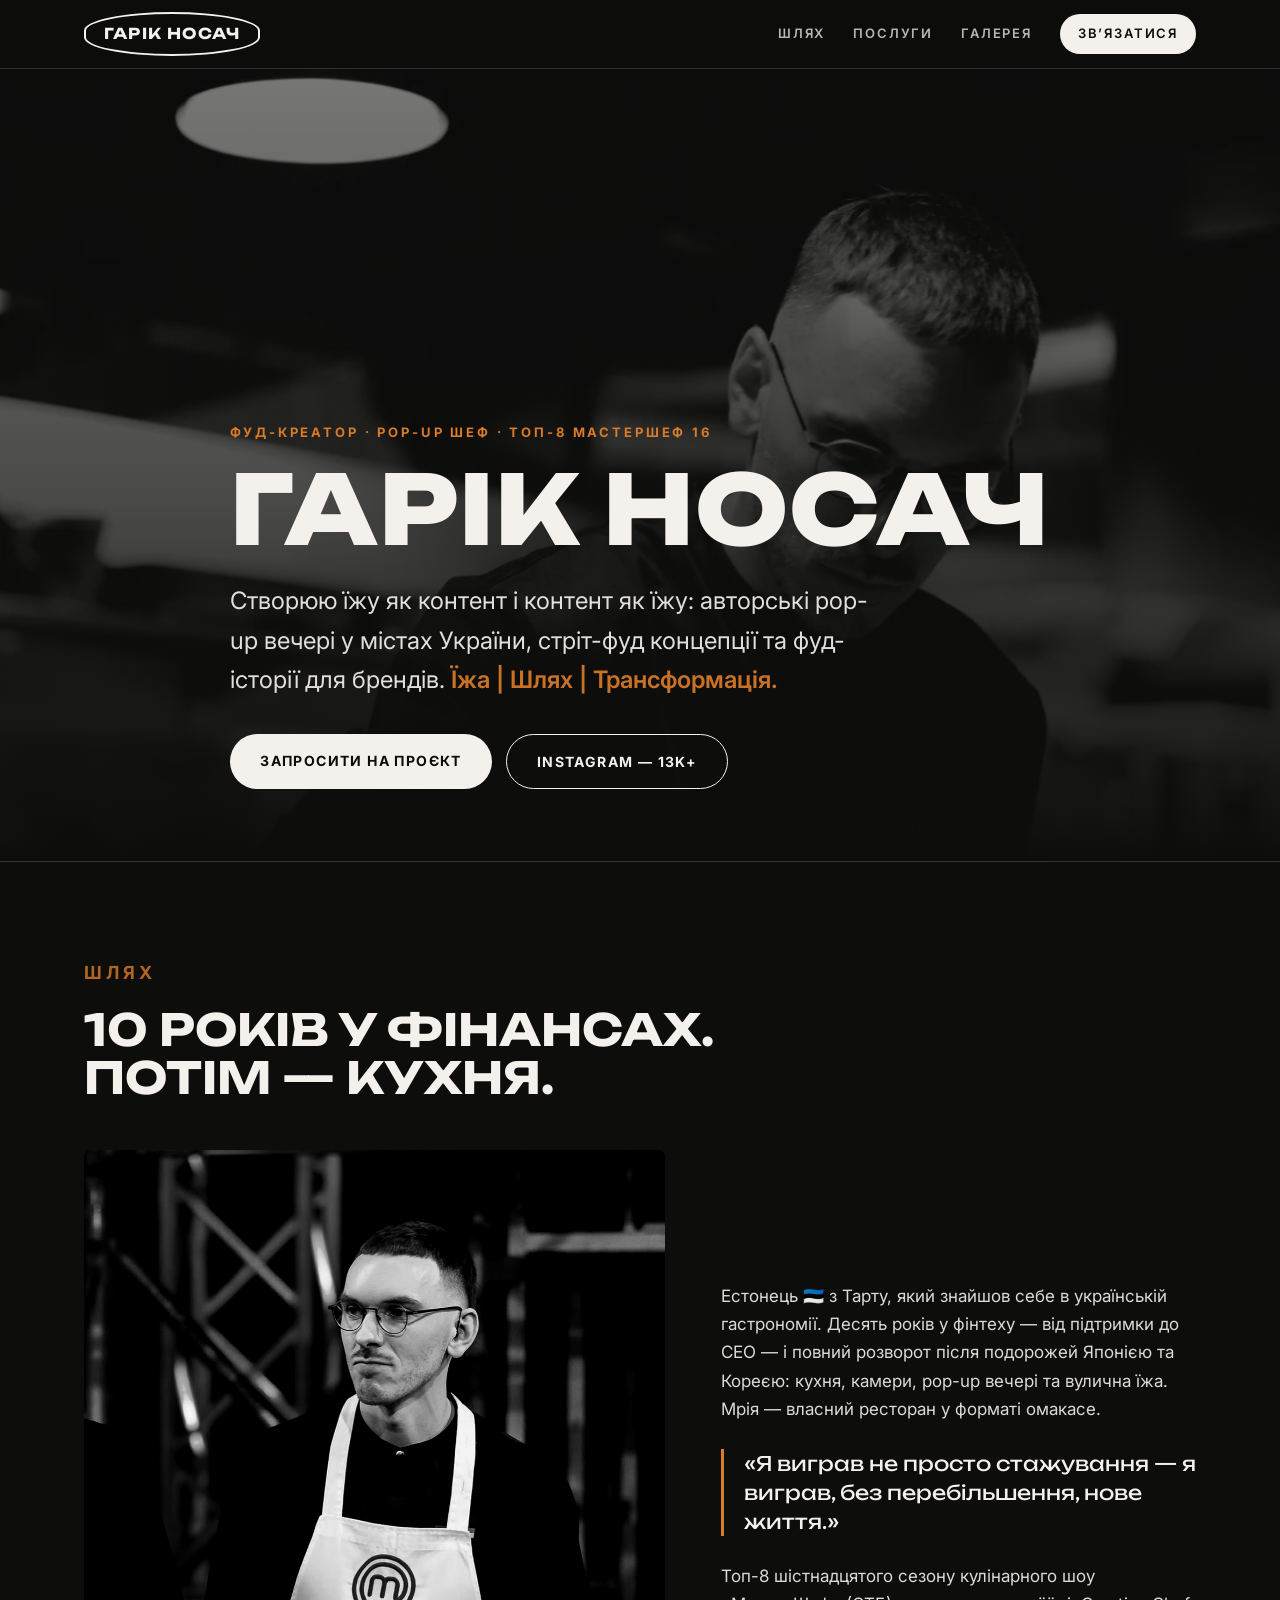
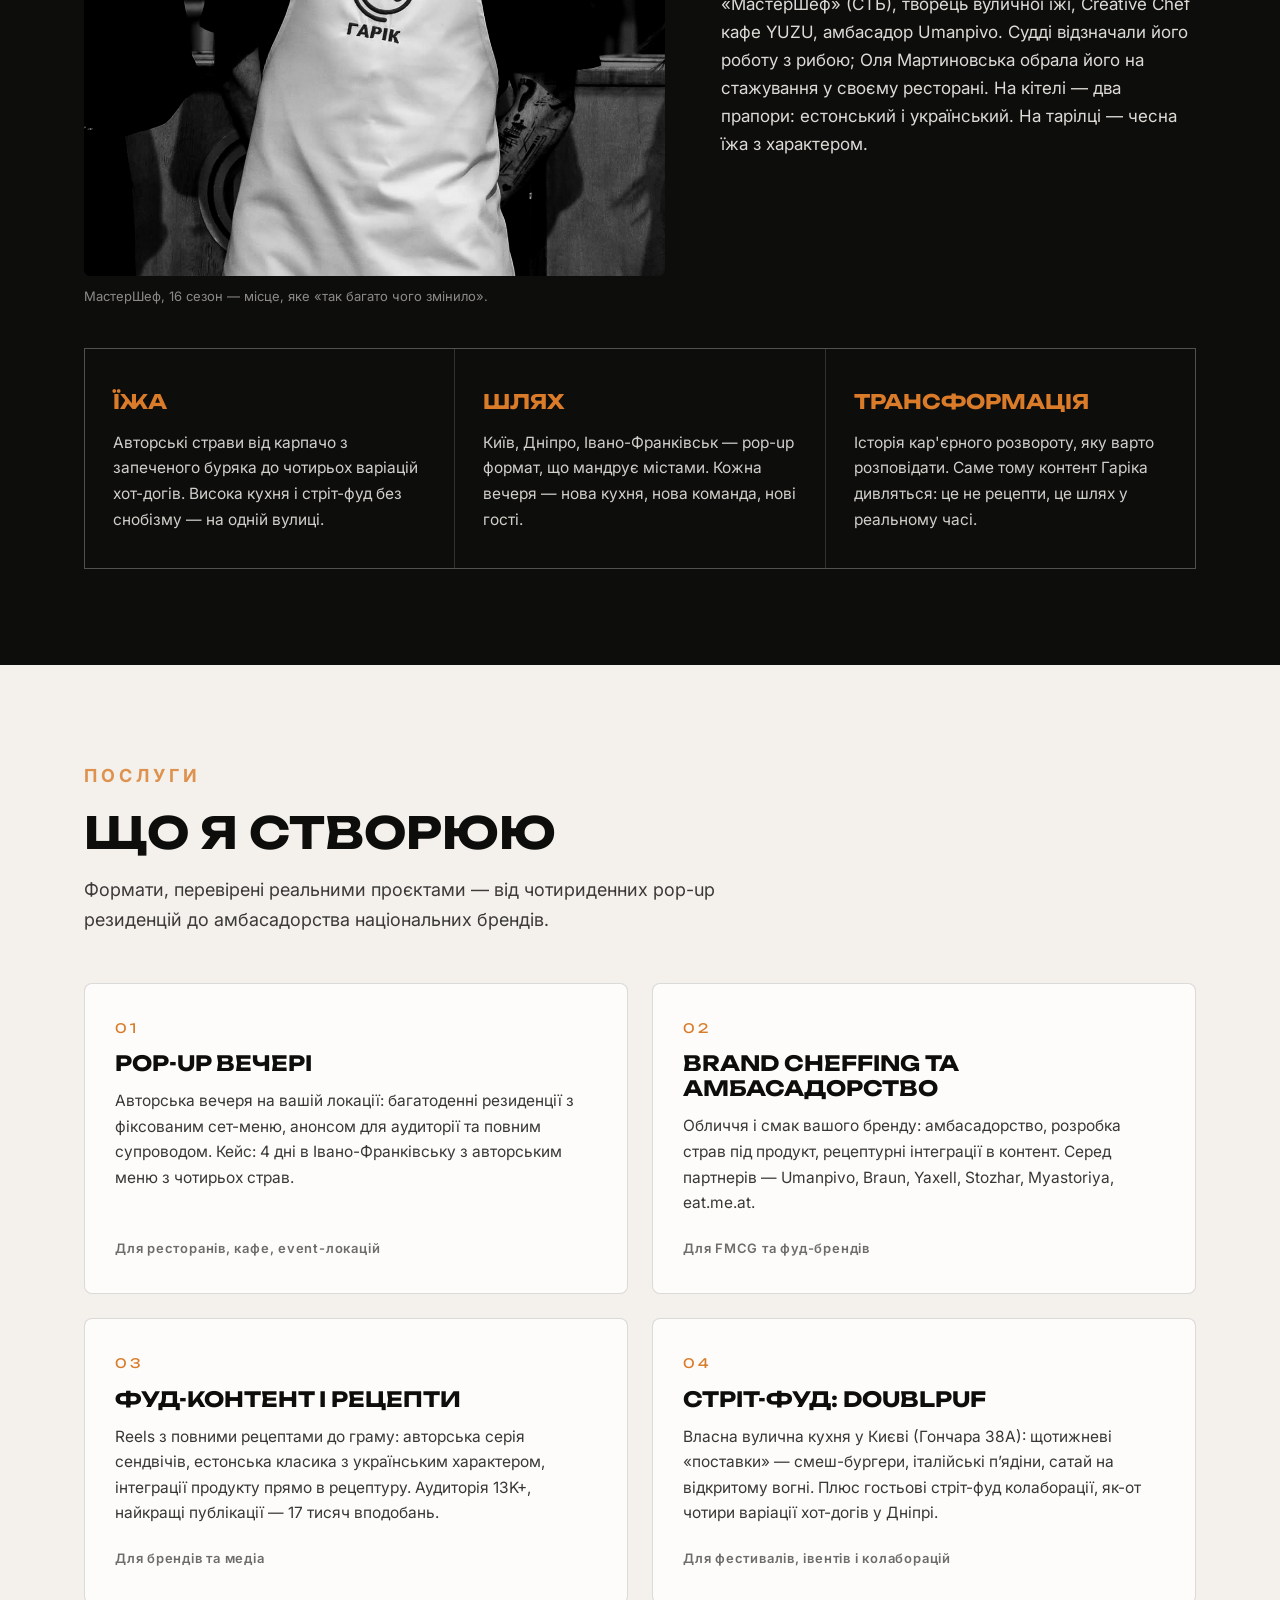
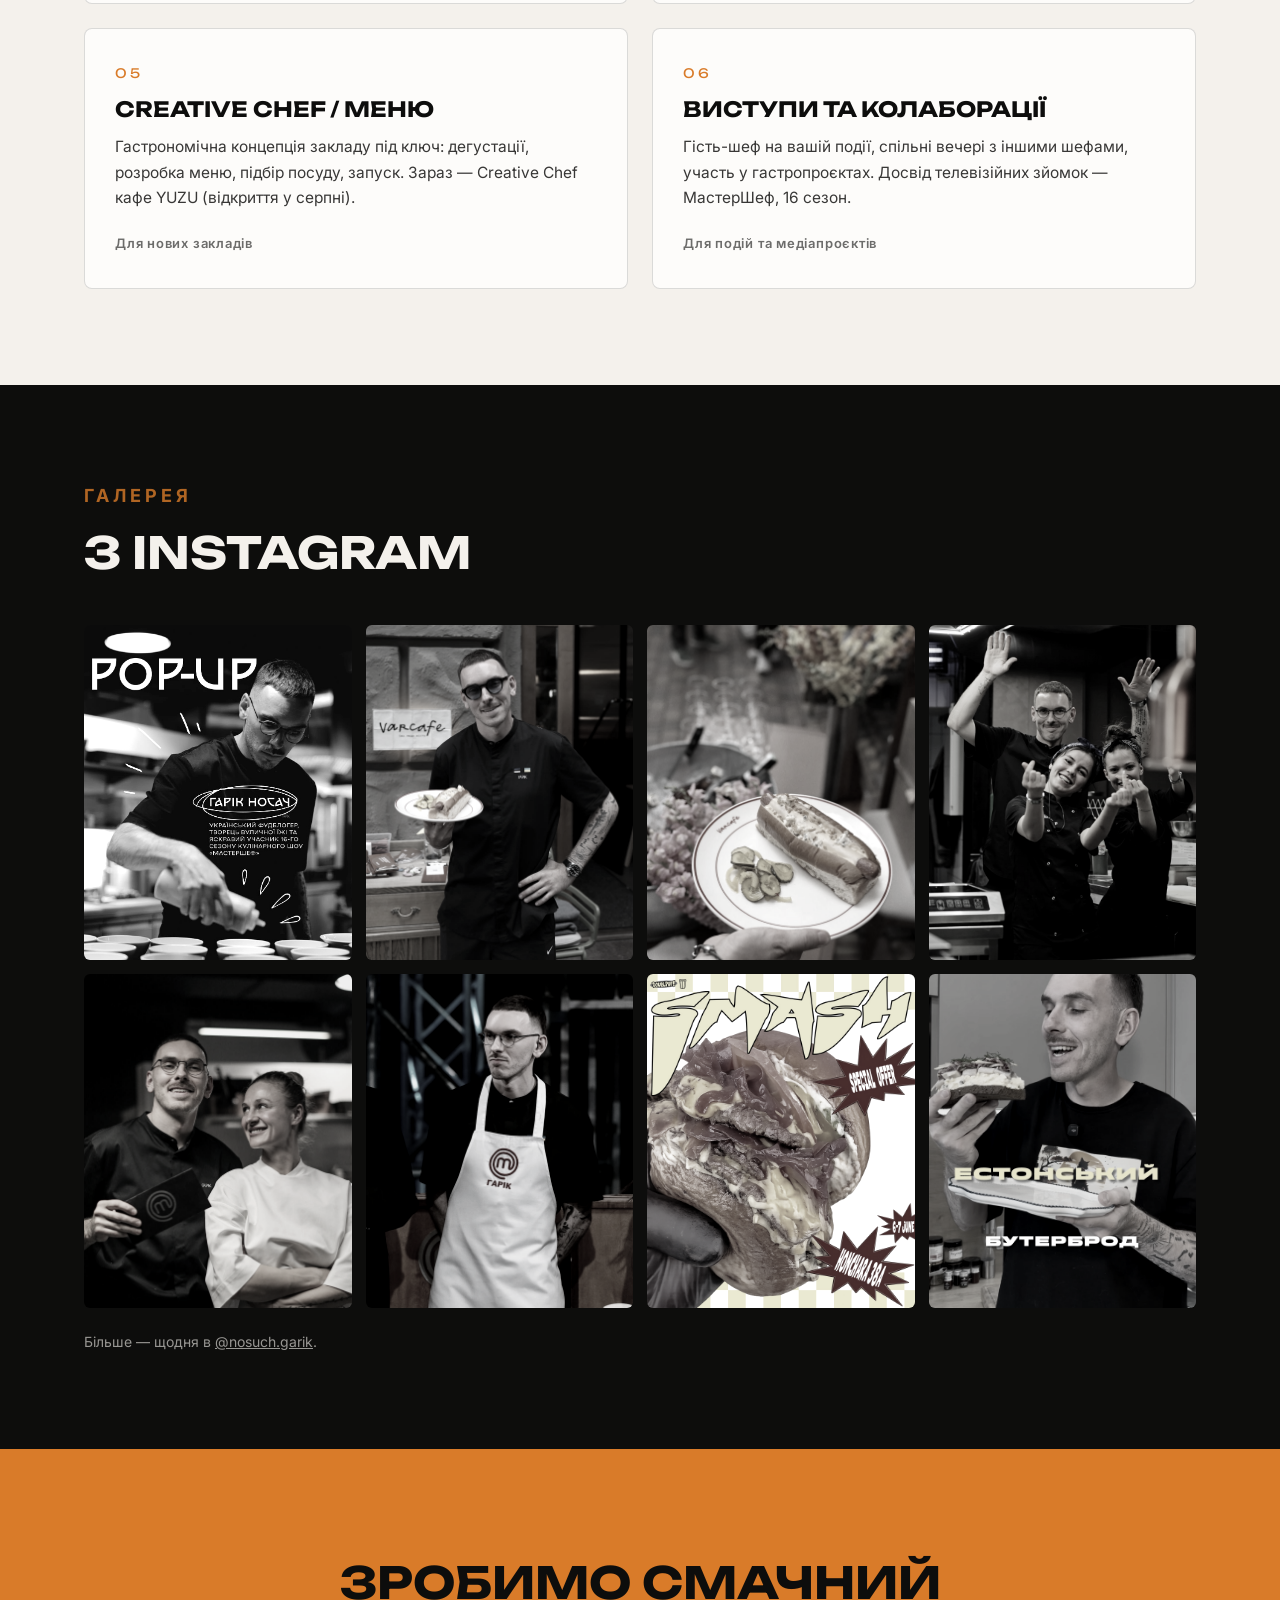
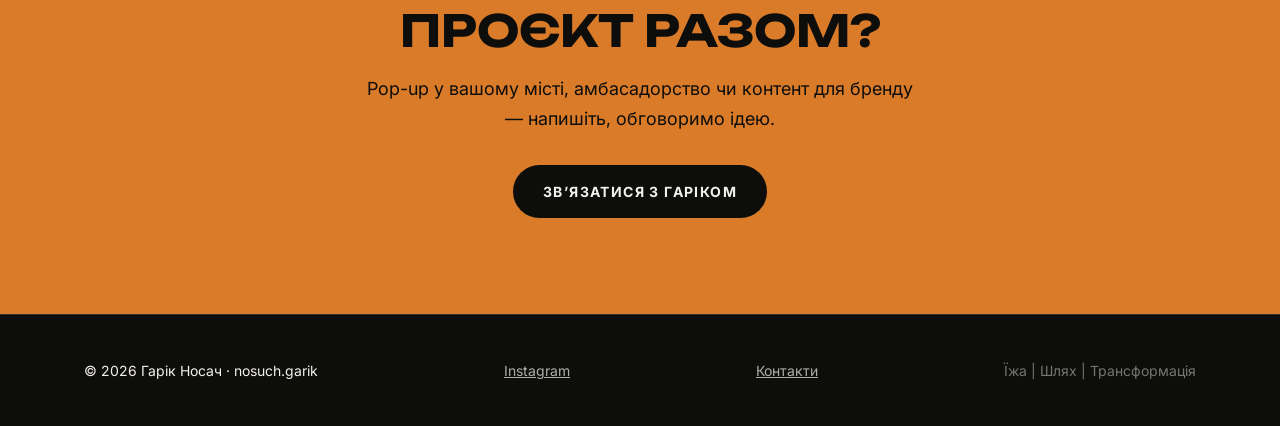
<file: index.html>
<!DOCTYPE html>
<html lang="uk">
<head>
  <meta charset="UTF-8">
  <meta name="viewport" content="width=device-width, initial-scale=1.0">

  <title>Гарік Носач — фуд-креатор, pop-up шеф, Топ-8 МастерШеф 16 | nosuch.garik</title>
  <meta name="description" content="Гарік Носач (@nosuch.garik) — український фуд-креатор та pop-up шеф. Топ-8 16 сезону МастерШеф (СТБ). Авторські pop-up вечері у містах України, brand cheffing, фуд-контент для брендів, стріт-фуд концепції. Їжа | Шлях | Трансформація.">
  <meta name="keywords" content="Гарік Носач, nosuch.garik, фуд-креатор, фудблогер, pop-up вечеря, попап шеф, brand chef, МастерШеф 16 сезон, стріт-фуд, авторська вечеря, Київ, Дніпро, Івано-Франківськ">
  <meta name="author" content="Гарік Носач">
  <meta name="google-site-verification" content="GnKmYe04YN-s0DPUsSzm5jQvOqUmCrOwCRU9yc1-lTw">
  <link rel="canonical" href="https://nosuchgarik.com.ua/">

  <!-- Open Graph -->
  <meta property="og:type" content="profile">
  <meta property="og:title" content="Гарік Носач — фуд-креатор і pop-up шеф">
  <meta property="og:description" content="Ex-finance (10 років) → гастрономія. Учасник МастерШеф 16. Pop-up вечері, brand cheffing, фуд-контент. Їжа | Шлях | Трансформація.">
  <meta property="og:image" content="https://nosuchgarik.com.ua/assets/instagram/post-05.jpg">
  <meta property="og:url" content="https://nosuchgarik.com.ua/">
  <meta property="og:locale" content="uk_UA">
  <meta property="og:site_name" content="Гарік Носач">

  <!-- Twitter -->
  <meta name="twitter:card" content="summary_large_image">
  <meta name="twitter:title" content="Гарік Носач — фуд-креатор і pop-up шеф">
  <meta name="twitter:description" content="Учасник МастерШеф 16. Pop-up вечері, brand cheffing, фуд-контент.">
  <meta name="twitter:image" content="https://nosuchgarik.com.ua/assets/instagram/post-05.jpg">

  <link rel="preconnect" href="https://fonts.googleapis.com">
  <link rel="preconnect" href="https://fonts.gstatic.com" crossorigin>
  <link href="https://fonts.googleapis.com/css2?family=Unbounded:wght@500;700;800&family=Inter:wght@400;600;700&display=swap&subset=cyrillic" rel="stylesheet">
  <link rel="stylesheet" href="css/style.css">
  <link rel="icon" href="assets/instagram/avatar.jpg">

  <!-- Structured data: Person + WebSite -->
  <script type="application/ld+json">
  {
    "@context": "https://schema.org",
    "@graph": [
      {
        "@type": "Person",
        "@id": "https://nosuchgarik.com.ua/#garik",
        "name": "Гарік Носач",
        "alternateName": ["Garik Nosach", "nosuch.garik"],
        "url": "https://nosuchgarik.com.ua/",
        "image": "https://nosuchgarik.com.ua/assets/instagram/post-05.jpg",
        "jobTitle": "Фуд-креатор, pop-up шеф",
        "description": "Український фуд-креатор і pop-up шеф естонського походження (Тарту). 10 років у фінтеху (до CEO), потім — гастрономія. Топ-8 16 сезону кулінарного шоу МастерШеф (СТБ, 2025). Авторські pop-up вечері, brand cheffing, стріт-фуд концепції, фуд-контент. Creative Chef у Yuzu City Cafe. Амбасадор Umanpivo.",
        "nationality": { "@type": "Country", "name": "Естонія" },
        "workLocation": { "@type": "Country", "name": "Україна" },
        "knowsAbout": ["гастрономія", "pop-up вечері", "стріт-фуд", "фуд-контент", "brand cheffing", "авторська кухня"],
        "knowsLanguage": ["uk", "et", "en"],
        "performerIn": {
          "@type": "TVSeries",
          "name": "МастерШеф",
          "alternateName": "MasterChef Ukraine",
          "containsSeason": { "@type": "TVSeason", "seasonNumber": 16 }
        },
        "sameAs": [
          "https://www.instagram.com/nosuch.garik/",
          "https://www.stb.ua/masterchef/ua/member/garik-nosach/"
        ]
      },
      {
        "@type": "WebSite",
        "@id": "https://nosuchgarik.com.ua/#site",
        "url": "https://nosuchgarik.com.ua/",
        "name": "Гарік Носач — фуд-креатор",
        "inLanguage": "uk",
        "about": { "@id": "https://nosuchgarik.com.ua/#garik" }
      }
    ]
  }
  </script>
</head>
<body>

<header class="site-header">
  <div class="wrap">
    <a class="logo" href="index.html">ГАРІК НОСАЧ</a>
    <nav class="site-nav" aria-label="Головна навігація">
      <a href="#story">Шлях</a>
      <a href="#services">Послуги</a>
      <a href="#gallery">Галерея</a>
      <a class="nav-cta" href="contact.html">Звʼязатися</a>
    </nav>
  </div>
</header>

<main>

  <!-- ===== HERO ===== -->
  <section class="hero">
    <picture>
      <source type="image/webp" media="(max-width: 720px)" srcset="assets/hero/hero-mobile.webp">
      <source type="image/webp" srcset="assets/hero/hero-2000.webp">
      <source media="(max-width: 720px)" srcset="assets/hero/hero-mobile.jpg">
      <img class="hero-bg" src="assets/hero/hero-2000.jpg"
           alt="Гарік Носач у чорному кітелі зосереджено заправляє соусом десятки порційних піал на професійній кухні"
           fetchpriority="high">
    </picture>
    <div class="wrap">
      <p class="kicker">Фуд-креатор · Pop-up шеф · Топ-8 МастерШеф 16</p>
      <h1>Гарік Носач</h1>
      <p class="tagline">
        Створюю їжу як контент і контент як їжу: авторські pop-up вечері у містах України,
        стріт-фуд концепції та фуд-історії для брендів.
        <strong>Їжа | Шлях | Трансформація.</strong>
      </p>
      <div class="btn-row">
        <a class="btn btn-primary" href="contact.html">Запросити на проєкт</a>
        <a class="btn btn-ghost" href="https://www.instagram.com/nosuch.garik/" rel="me noopener" target="_blank">Instagram — 13K+</a>
      </div>
    </div>
  </section>

  <!-- ===== STORY ===== -->
  <section class="story" id="story">
    <div class="wrap">
      <div class="section-head">
        <p class="kicker">Шлях</p>
        <h2>10 років у фінансах.<br>Потім — кухня.</h2>
      </div>
      <div class="story-grid">
        <figure>
          <img src="assets/instagram/post-10.jpg"
               alt="Гарік Носач у білому фартуху МастерШеф з вишитим імʼям ГАРІК на знімальному майданчику шоу"
               loading="lazy">
          <figcaption>МастерШеф, 16 сезон — місце, яке «так багато чого змінило».</figcaption>
        </figure>
        <div class="story-copy">
          <p>
            Естонець 🇪🇪 з Тарту, який знайшов себе в українській гастрономії. Десять років у фінтеху —
            від підтримки до CEO — і повний розворот після подорожей Японією та Кореєю: кухня, камери,
            pop-up вечері та вулична їжа. Мрія — власний ресторан у форматі омакасе.
          </p>
          <p class="pull">
            «Я виграв не просто стажування — я виграв, без перебільшення, нове життя.»
          </p>
          <p>
            Топ-8 шістнадцятого сезону кулінарного шоу «МастерШеф» (СТБ), творець вуличної їжі,
            Creative Chef кафе YUZU, амбасадор Umanpivo. Судді відзначали його роботу з рибою;
            Оля Мартиновська обрала його на стажування у своєму ресторані. На кітелі — два прапори:
            естонський і український. На тарілці — чесна їжа з характером.
          </p>
        </div>
      </div>
      <div class="triad">
        <div>
          <h3>Їжа</h3>
          <p>Авторські страви від карпачо з запеченого буряка до чотирьох варіацій хот-догів. Висока кухня і стріт-фуд без снобізму — на одній вулиці.</p>
        </div>
        <div>
          <h3>Шлях</h3>
          <p>Київ, Дніпро, Івано-Франківськ — pop-up формат, що мандрує містами. Кожна вечеря — нова кухня, нова команда, нові гості.</p>
        </div>
        <div>
          <h3>Трансформація</h3>
          <p>Історія кар'єрного розвороту, яку варто розповідати. Саме тому контент Гаріка дивляться: це не рецепти, це шлях у реальному часі.</p>
        </div>
      </div>
    </div>
  </section>

  <!-- ===== SERVICES ===== -->
  <section class="services" id="services">
    <div class="wrap">
      <div class="section-head">
        <p class="kicker">Послуги</p>
        <h2>Що я створюю</h2>
        <p>Формати, перевірені реальними проєктами — від чотириденних pop-up резиденцій до амбасадорства національних брендів.</p>
      </div>
      <div class="service-grid">
        <article class="service">
          <span class="num">01</span>
          <h3>Pop-up вечері</h3>
          <p>Авторська вечеря на вашій локації: багатоденні резиденції з фіксованим сет-меню, анонсом для аудиторії та повним супроводом. Кейс: 4 дні в Івано-Франківську з авторським меню з чотирьох страв.</p>
          <p class="for">Для ресторанів, кафе, event-локацій</p>
        </article>
        <article class="service">
          <span class="num">02</span>
          <h3>Brand cheffing та амбасадорство</h3>
          <p>Обличчя і смак вашого бренду: амбасадорство, розробка страв під продукт, рецептурні інтеграції в контент. Серед партнерів — Umanpivo, Braun, Yaxell, Stozhar, Myastoriya, eat.me.at.</p>
          <p class="for">Для FMCG та фуд-брендів</p>
        </article>
        <article class="service">
          <span class="num">03</span>
          <h3>Фуд-контент і рецепти</h3>
          <p>Reels з повними рецептами до граму: авторська серія сендвічів, естонська класика з українським характером, інтеграції продукту прямо в рецептуру. Аудиторія 13K+, найкращі публікації — 17 тисяч вподобань.</p>
          <p class="for">Для брендів та медіа</p>
        </article>
        <article class="service">
          <span class="num">04</span>
          <h3>Стріт-фуд: DOUBLPUF</h3>
          <p>Власна вулична кухня у Києві (Гончара 38А): щотижневі «поставки» — смеш-бургери, італійські пʼядіни, сатай на відкритому вогні. Плюс гостьові стріт-фуд колаборації, як-от чотири варіації хот-догів у Дніпрі.</p>
          <p class="for">Для фестивалів, івентів і колаборацій</p>
        </article>
        <article class="service">
          <span class="num">05</span>
          <h3>Creative Chef / меню</h3>
          <p>Гастрономічна концепція закладу під ключ: дегустації, розробка меню, підбір посуду, запуск. Зараз — Creative Chef кафе YUZU (відкриття у серпні).</p>
          <p class="for">Для нових закладів</p>
        </article>
        <article class="service">
          <span class="num">06</span>
          <h3>Виступи та колаборації</h3>
          <p>Гість-шеф на вашій події, спільні вечері з іншими шефами, участь у гастропроєктах. Досвід телевізійних зйомок — МастерШеф, 16 сезон.</p>
          <p class="for">Для подій та медіапроєктів</p>
        </article>
      </div>
    </div>
  </section>

  <!-- ===== GALLERY ===== -->
  <section class="gallery" id="gallery">
    <div class="wrap">
      <div class="section-head">
        <p class="kicker">Галерея</p>
        <h2>З Instagram</h2>
      </div>
      <div class="gallery-grid">
        <a href="https://www.instagram.com/p/DZPv9xlITwN/" target="_blank" rel="noopener">
          <img src="assets/instagram/post-12.jpg" alt="Чорно-білий постер pop-up вечері Гаріка Носача в Івано-Франківську, 18–21 червня" loading="lazy">
        </a>
        <a href="https://www.instagram.com/p/DazzsKgjWx1/" target="_blank" rel="noopener">
          <img src="assets/instagram/post-05.jpg" alt="Гарік Носач у чорному кітелі з прапорами Естонії та України тримає тарілку з авторським хот-догом" loading="lazy">
        </a>
        <a href="https://www.instagram.com/p/Dau0FUjqhQh/" target="_blank" rel="noopener">
          <img src="assets/instagram/post-06.jpg" alt="Авторський хот-дог з блакитним сиром і маринованими огірками на тарілці varcafe" loading="lazy">
        </a>
        <a href="https://www.instagram.com/p/DZ9lllNo_sQ/" target="_blank" rel="noopener">
          <img src="assets/instagram/post-09.jpg" alt="Гарік Носач з командою кухні вітають гостей після pop-up вечері в Івано-Франківську" loading="lazy">
        </a>
        <a href="https://www.instagram.com/p/DSyBySQDQ-h/" target="_blank" rel="noopener">
          <img src="assets/instagram/post-02.jpg" alt="Гарік Носач з шефинею Ольгою Мартиновською на авторській вечері у Києві" loading="lazy">
        </a>
        <a href="https://www.instagram.com/p/DZpodc2jSxS/" target="_blank" rel="noopener">
          <img src="assets/instagram/post-10.jpg" alt="Гарік Носач у фартуху МастерШеф на зйомках 16 сезону шоу" loading="lazy">
        </a>
        <a href="https://www.instagram.com/p/DZM1z2JjPta/" target="_blank" rel="noopener">
          <img src="assets/instagram/post-14.jpg" alt="Яскравий постер DOUBLPUF — смеш-бургер у руці, локація Гончара 38А, Київ" loading="lazy">
        </a>
        <a href="https://www.instagram.com/p/DZPHJOTse-g/" target="_blank" rel="noopener">
          <img src="assets/instagram/post-13.jpg" alt="Гарік куштує естонський бутерброд з житнім хлібом, яйцем і оселедцем — рецепт з його серії" loading="lazy">
        </a>
      </div>
      <p class="gallery-note">
        Більше — щодня в
        <a href="https://www.instagram.com/nosuch.garik/" rel="me noopener" target="_blank">@nosuch.garik</a>.
      </p>
    </div>
  </section>

  <!-- ===== CTA ===== -->
  <section class="cta-band">
    <div class="wrap">
      <h2>Зробимо смачний проєкт разом?</h2>
      <p>Pop-up у вашому місті, амбасадорство чи контент для бренду — напишіть, обговоримо ідею.</p>
      <a class="btn btn-primary" href="contact.html">Звʼязатися з Гаріком</a>
    </div>
  </section>

</main>

<footer class="site-footer">
  <div class="wrap">
    <span>© 2026 Гарік Носач · nosuch.garik</span>
    <a href="https://www.instagram.com/nosuch.garik/" rel="me noopener" target="_blank">Instagram</a>
    <a href="contact.html">Контакти</a>
    <span class="fine">Їжа | Шлях | Трансформація</span>
  </div>
</footer>

</body>
</html>
</file>
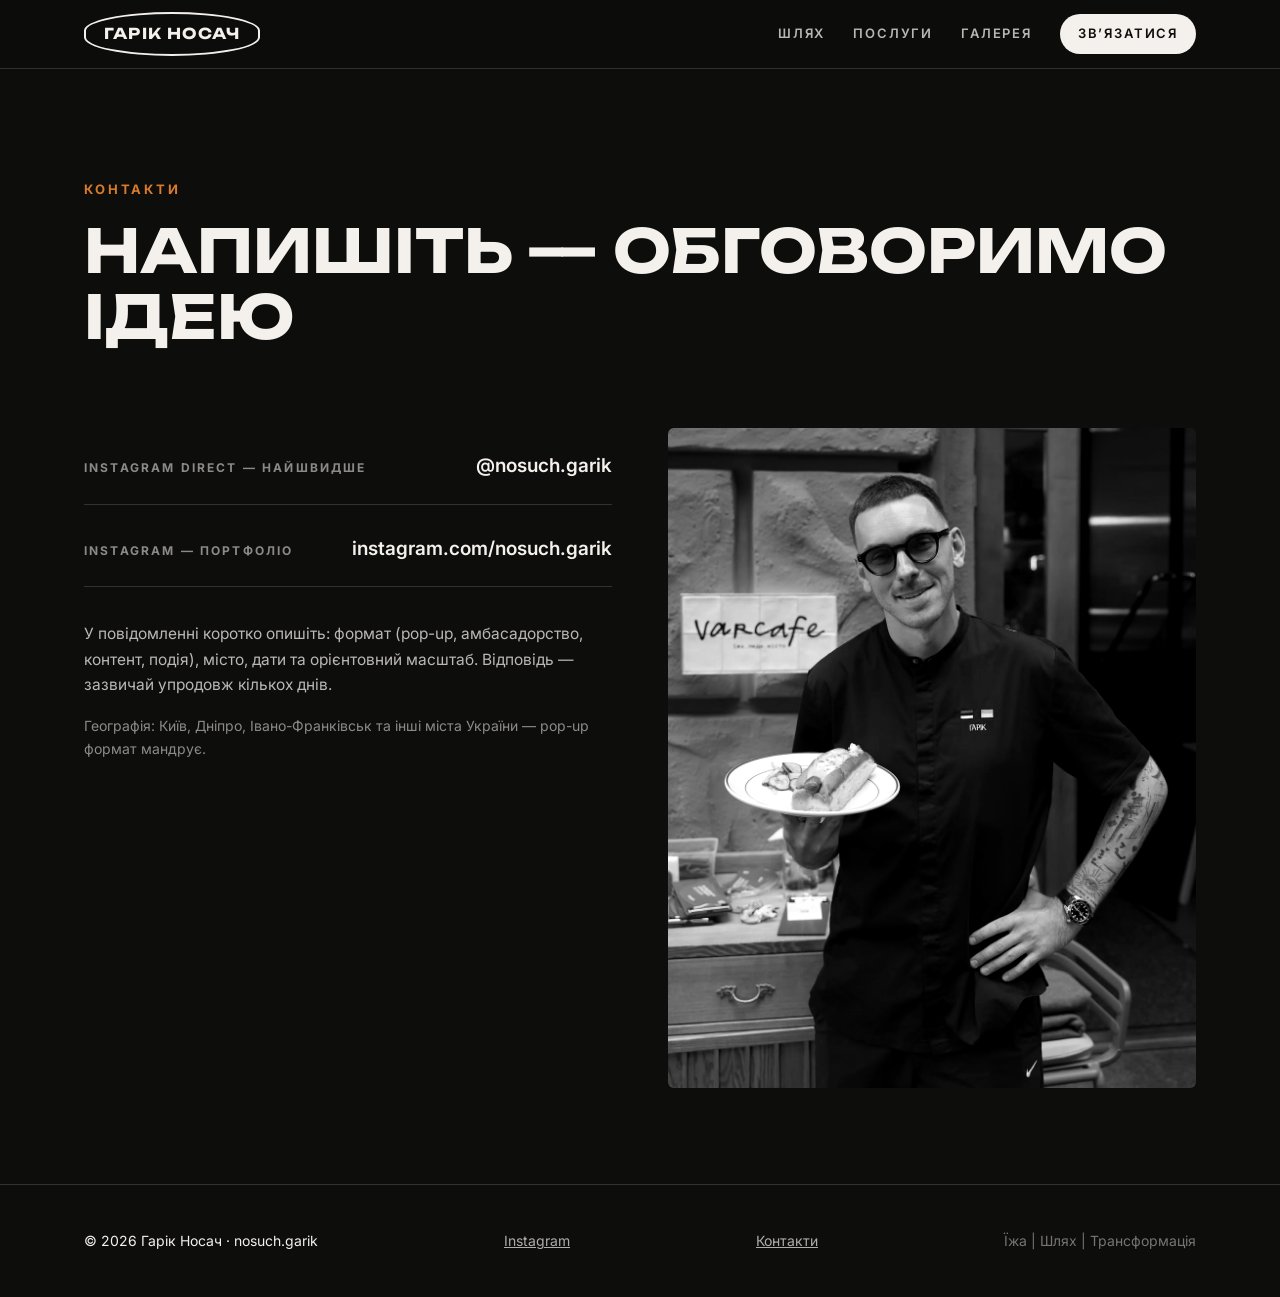
<file: contact.html>
<!DOCTYPE html>
<html lang="uk">
<head>
  <meta charset="UTF-8">
  <meta name="viewport" content="width=device-width, initial-scale=1.0">

  <title>Контакти — Гарік Носач | Pop-up вечері, brand cheffing, фуд-контент</title>
  <meta name="description" content="Звʼязатися з Гаріком Носачем: запросити на pop-up вечерю, обговорити амбасадорство, brand cheffing або фуд-контент для бренду. Instagram @nosuch.garik.">
  <link rel="canonical" href="https://nosuchgarik.com.ua/contact.html">

  <meta property="og:type" content="website">
  <meta property="og:title" content="Контакти — Гарік Носач">
  <meta property="og:description" content="Pop-up вечеря у вашому місті, амбасадорство чи фуд-контент — напишіть Гаріку.">
  <meta property="og:image" content="https://nosuchgarik.com.ua/assets/instagram/post-05.jpg">
  <meta property="og:url" content="https://nosuchgarik.com.ua/contact.html">
  <meta property="og:locale" content="uk_UA">

  <link rel="preconnect" href="https://fonts.googleapis.com">
  <link rel="preconnect" href="https://fonts.gstatic.com" crossorigin>
  <link href="https://fonts.googleapis.com/css2?family=Unbounded:wght@500;700;800&family=Inter:wght@400;600;700&display=swap&subset=cyrillic" rel="stylesheet">
  <link rel="stylesheet" href="css/style.css">
  <link rel="icon" href="assets/instagram/avatar.jpg">

  <script type="application/ld+json">
  {
    "@context": "https://schema.org",
    "@type": "ContactPage",
    "url": "https://nosuchgarik.com.ua/contact.html",
    "name": "Контакти — Гарік Носач",
    "inLanguage": "uk",
    "about": { "@id": "https://nosuchgarik.com.ua/#garik" }
  }
  </script>
</head>
<body>

<header class="site-header">
  <div class="wrap">
    <a class="logo" href="index.html">ГАРІК НОСАЧ</a>
    <nav class="site-nav" aria-label="Головна навігація">
      <a href="index.html#story">Шлях</a>
      <a href="index.html#services">Послуги</a>
      <a href="index.html#gallery">Галерея</a>
      <a class="nav-cta" href="contact.html" aria-current="page">Звʼязатися</a>
    </nav>
  </div>
</header>

<main>
  <section class="contact-hero">
    <div class="wrap">
      <p class="kicker">Контакти</p>
      <h2 style="font-size: clamp(34px, 5vw, 60px);">Напишіть — обговоримо ідею</h2>
    </div>
  </section>

  <div class="wrap contact-grid">
    <div>
      <div class="contact-list">
        <a class="contact-item" href="https://ig.me/m/nosuch.garik" target="_blank" rel="noopener">
          <span class="label">Instagram Direct — найшвидше</span>
          <span class="value">@nosuch.garik</span>
        </a>
        <a class="contact-item" href="https://www.instagram.com/nosuch.garik/" target="_blank" rel="me noopener">
          <span class="label">Instagram — портфоліо</span>
          <span class="value">instagram.com/nosuch.garik</span>
        </a>
      </div>
      <p style="margin-top: 34px; opacity: 0.75; font-size: 15.5px;">
        У повідомленні коротко опишіть: формат (pop-up, амбасадорство, контент, подія), місто, дати
        та орієнтовний масштаб. Відповідь — зазвичай упродовж кількох днів.
      </p>
      <p style="margin-top: 16px; opacity: 0.55; font-size: 14px;">
        Географія: Київ, Дніпро, Івано-Франківськ та інші міста України — pop-up формат мандрує.
      </p>
    </div>
    <aside class="contact-aside">
      <img src="assets/instagram/post-05.jpg"
           alt="Гарік Носач усміхається, тримаючи тарілку з авторським хот-догом перед входом до кафе"
           loading="lazy">
    </aside>
  </div>
</main>

<footer class="site-footer">
  <div class="wrap">
    <span>© 2026 Гарік Носач · nosuch.garik</span>
    <a href="https://www.instagram.com/nosuch.garik/" rel="me noopener" target="_blank">Instagram</a>
    <a href="contact.html">Контакти</a>
    <span class="fine">Їжа | Шлях | Трансформація</span>
  </div>
</footer>

</body>
</html>
</file>
<file: css/style.css>
/* ГАРІК НОСАЧ — nosuch.garik
   Monochrome editorial: near-black, off-white, one warm accent.
   The brand contrast: severe visuals, warm words. */

:root {
  --ink: #0d0d0c;
  --paper: #f4f1ec;
  --paper-dim: #e6e1d8;
  --accent: #d97b29;
  --line: rgba(244, 241, 236, 0.16);
  --line-dark: rgba(13, 13, 12, 0.14);
  --font-display: "Unbounded", "Arial Black", sans-serif;
  --font-body: "Inter", -apple-system, "Segoe UI", Roboto, sans-serif;
}

* { margin: 0; padding: 0; box-sizing: border-box; }

html { scroll-behavior: smooth; }

body {
  background: var(--ink);
  color: var(--paper);
  font-family: var(--font-body);
  font-size: 17px;
  line-height: 1.65;
  -webkit-font-smoothing: antialiased;
}

img { max-width: 100%; display: block; }

a { color: inherit; }

.wrap {
  max-width: 1160px;
  margin: 0 auto;
  padding: 0 24px;
}

/* ---------- header ---------- */

.site-header {
  position: sticky;
  top: 0;
  z-index: 50;
  background: rgba(13, 13, 12, 0.88);
  backdrop-filter: blur(12px);
  border-bottom: 1px solid var(--line);
}

.site-header .wrap {
  display: flex;
  align-items: center;
  justify-content: space-between;
  height: 68px;
}

.logo {
  font-family: var(--font-display);
  font-size: 15px;
  font-weight: 700;
  letter-spacing: 0.08em;
  text-decoration: none;
  border: 2px solid var(--paper);
  border-radius: 50% / 42%;
  padding: 8px 18px;
  white-space: nowrap;
}

.site-nav { display: flex; gap: 28px; align-items: center; }

.site-nav a {
  text-decoration: none;
  font-size: 13px;
  font-weight: 600;
  letter-spacing: 0.14em;
  text-transform: uppercase;
  opacity: 0.75;
  transition: opacity 0.2s;
}

.site-nav a:hover, .site-nav a[aria-current="page"] { opacity: 1; }

.site-nav .nav-cta {
  opacity: 1;
  color: var(--ink);
  background: var(--paper);
  padding: 9px 18px;
  border-radius: 999px;
  transition: background 0.2s;
}

.site-nav .nav-cta:hover { background: var(--accent); color: var(--paper); }

@media (max-width: 720px) {
  .site-nav { gap: 16px; }
  .site-nav a:not(.nav-cta) { display: none; }
}

/* ---------- hero ---------- */

.hero {
  position: relative;
  min-height: 88vh;
  display: flex;
  align-items: flex-end;
  overflow: hidden;
  padding: 0; /* spacing lives on .hero .wrap, not the shared section rule */
  background: var(--ink);
}

/* Initial treatment: the photo is a full-bleed backdrop (cover), text sits on
   top of it — same composition as the original Instagram-poster hero, but the
   clean shot without baked-in text. */
.hero-bg {
  position: absolute;
  inset: 0;
  width: 100%;
  height: 100%;
  object-fit: cover;
  object-position: center 24%;
  filter: grayscale(1) contrast(1.05);
  opacity: 0.55;
}

.hero::after {
  content: "";
  position: absolute;
  inset: 0;
  pointer-events: none;
  background: linear-gradient(180deg, rgba(13,13,12,0.2) 0%, rgba(13,13,12,0.55) 55%, var(--ink) 100%);
}

.hero .wrap {
  position: relative;
  z-index: 2;
  padding-top: 140px;
  padding-bottom: 72px;
}

.kicker {
  font-size: 13px;
  font-weight: 700;
  letter-spacing: 0.22em;
  text-transform: uppercase;
  color: var(--accent);
  margin-bottom: 18px;
}

.hero h1 {
  font-family: var(--font-display);
  font-weight: 800;
  font-size: clamp(40px, 7.5vw, 96px);
  line-height: 1.02;
  letter-spacing: 0.01em;
  text-transform: uppercase;
  margin-bottom: 22px;
}

.hero .tagline {
  font-size: clamp(18px, 2.2vw, 24px);
  max-width: 640px;
  opacity: 0.92;
  margin-bottom: 34px;
}

.hero .tagline strong { color: var(--accent); font-weight: 600; }

.btn-row { display: flex; gap: 14px; flex-wrap: wrap; }

.btn {
  display: inline-block;
  text-decoration: none;
  font-weight: 700;
  font-size: 14px;
  letter-spacing: 0.1em;
  text-transform: uppercase;
  padding: 15px 30px;
  border-radius: 999px;
  transition: transform 0.15s, background 0.2s, color 0.2s;
}

.btn:hover { transform: translateY(-2px); }

.btn-primary { background: var(--paper); color: var(--ink); }
.btn-primary:hover { background: var(--accent); color: var(--paper); }

.btn-ghost { border: 1.5px solid var(--paper); color: var(--paper); }
.btn-ghost:hover { border-color: var(--accent); color: var(--accent); }

/* ---------- shared section chrome ---------- */

section { padding: 96px 0; }

/* Anchor targets must clear the sticky header */
section[id] { scroll-margin-top: 84px; }

.section-head { margin-bottom: 48px; max-width: 720px; }

h2 {
  font-family: var(--font-display);
  font-weight: 700;
  font-size: clamp(28px, 4vw, 44px);
  line-height: 1.1;
  text-transform: uppercase;
  margin: 14px 0 18px;
}

.section-head p { opacity: 0.8; font-size: 18px; }

/* ---------- story / triad ---------- */

.story { border-top: 1px solid var(--line); }

.triad {
  display: grid;
  grid-template-columns: repeat(3, 1fr);
  gap: 1px;
  background: var(--line);
  border: 1px solid var(--line);
  margin-top: 40px;
}

.triad > div { background: var(--ink); padding: 36px 28px; }

.triad h3 {
  font-family: var(--font-display);
  font-size: 20px;
  text-transform: uppercase;
  margin-bottom: 12px;
  color: var(--accent);
}

.triad p { font-size: 15.5px; opacity: 0.85; }

@media (max-width: 720px) { .triad { grid-template-columns: 1fr; } }

.story-grid {
  display: grid;
  grid-template-columns: 1.1fr 0.9fr;
  gap: 56px;
  align-items: center;
}

.story-grid figure img {
  filter: grayscale(1) contrast(1.08);
  border-radius: 6px;
  aspect-ratio: 4 / 5;
  object-fit: cover;
  object-position: center top;
}

.story-grid figcaption {
  font-size: 13px;
  opacity: 0.55;
  margin-top: 10px;
}

.story-copy p { margin-bottom: 18px; opacity: 0.9; }

.story-copy .pull {
  font-family: var(--font-display);
  font-size: 20px;
  line-height: 1.45;
  color: var(--paper);
  border-left: 3px solid var(--accent);
  padding-left: 20px;
  margin: 26px 0;
  opacity: 1;
}

@media (max-width: 860px) { .story-grid { grid-template-columns: 1fr; } }

/* ---------- services ---------- */

.services { background: var(--paper); color: var(--ink); }

.services .kicker { color: var(--accent); }

.service-grid {
  display: grid;
  grid-template-columns: repeat(2, 1fr);
  gap: 24px;
}

.service {
  border: 1px solid var(--line-dark);
  border-radius: 8px;
  padding: 34px 30px;
  display: flex;
  flex-direction: column;
  gap: 12px;
  background: #fdfcfa;
}

.service .num {
  font-family: var(--font-display);
  font-size: 13px;
  color: var(--accent);
  letter-spacing: 0.2em;
}

.service h3 {
  font-family: var(--font-display);
  font-size: 21px;
  text-transform: uppercase;
  line-height: 1.2;
}

.service p { font-size: 15.5px; opacity: 0.82; }

.service .for { font-size: 13px; font-weight: 600; letter-spacing: 0.06em; opacity: 0.6; margin-top: auto; padding-top: 10px; }

@media (max-width: 760px) { .service-grid { grid-template-columns: 1fr; } }

/* ---------- gallery ---------- */

.gallery-grid {
  display: grid;
  grid-template-columns: repeat(4, 1fr);
  gap: 14px;
}

.gallery-grid a {
  display: block;
  border-radius: 6px;
  overflow: hidden;
  position: relative;
}

.gallery-grid img {
  aspect-ratio: 4 / 5;
  object-fit: cover;
  width: 100%;
  filter: grayscale(0.9) contrast(1.05);
  transition: filter 0.35s, transform 0.35s;
}

.gallery-grid a:hover img { filter: grayscale(0) contrast(1); transform: scale(1.03); }

@media (max-width: 900px) { .gallery-grid { grid-template-columns: repeat(2, 1fr); } }

.gallery-note { margin-top: 22px; font-size: 14px; opacity: 0.6; }

/* ---------- masterchef / video ---------- */

.masterchef { border-top: 1px solid var(--line); }

.video-grid {
  display: grid;
  grid-template-columns: repeat(3, 1fr);
  gap: 22px;
}

.video-card {
  border: 1px solid var(--line);
  border-radius: 8px;
  overflow: hidden;
  text-decoration: none;
  display: flex;
  flex-direction: column;
  transition: border-color 0.2s;
  background: rgba(244,241,236,0.03);
}

.video-card:hover { border-color: var(--accent); }

.video-card .thumb { position: relative; aspect-ratio: 16 / 9; background: #1c1c1a; }

.video-card .thumb img { width: 100%; height: 100%; object-fit: cover; }

.video-card .thumb::after {
  content: "▶";
  position: absolute;
  inset: 0;
  display: grid;
  place-items: center;
  font-size: 34px;
  color: var(--paper);
  background: rgba(13,13,12,0.35);
  transition: background 0.2s;
}

.video-card:hover .thumb::after { background: rgba(13,13,12,0.1); color: var(--accent); }

.video-card .meta { padding: 18px 20px 22px; }

.video-card h3 { font-size: 16px; line-height: 1.4; margin-bottom: 8px; font-weight: 600; }

.video-card p { font-size: 13.5px; opacity: 0.65; }

@media (max-width: 860px) { .video-grid { grid-template-columns: 1fr; } }

/* ---------- CTA band ---------- */

.cta-band {
  background: var(--accent);
  color: var(--ink);
  text-align: center;
}

.cta-band h2 { max-width: 820px; margin-left: auto; margin-right: auto; }

.cta-band p { max-width: 560px; margin: 0 auto 32px; font-size: 18px; }

.cta-band .btn-primary { background: var(--ink); color: var(--paper); }
.cta-band .btn-primary:hover { background: #000; }

/* ---------- contact page ---------- */

.contact-hero { padding: 110px 0 60px; }

.contact-grid {
  display: grid;
  grid-template-columns: 1fr 1fr;
  gap: 56px;
  align-items: start;
  padding-bottom: 96px;
}

.contact-list { display: flex; flex-direction: column; gap: 6px; }

.contact-item {
  display: flex;
  justify-content: space-between;
  align-items: baseline;
  gap: 20px;
  padding: 22px 0;
  border-bottom: 1px solid var(--line);
  text-decoration: none;
  transition: padding-left 0.2s;
}

.contact-item:hover { padding-left: 8px; }

.contact-item .label {
  font-size: 12px;
  font-weight: 700;
  letter-spacing: 0.18em;
  text-transform: uppercase;
  opacity: 0.55;
}

.contact-item .value { font-size: 19px; font-weight: 600; }

.contact-item:hover .value { color: var(--accent); }

.contact-aside img {
  filter: grayscale(1) contrast(1.08);
  border-radius: 6px;
  aspect-ratio: 4 / 5;
  object-fit: cover;
}

@media (max-width: 860px) { .contact-grid { grid-template-columns: 1fr; } }

/* ---------- footer ---------- */

.site-footer {
  border-top: 1px solid var(--line);
  padding: 44px 0;
  font-size: 14px;
}

.site-footer .wrap {
  display: flex;
  justify-content: space-between;
  gap: 20px;
  flex-wrap: wrap;
  align-items: center;
}

.site-footer a { opacity: 0.7; }
.site-footer a:hover { opacity: 1; }
.site-footer .fine { opacity: 0.45; }

/* ---------- mobile ---------- */

@media (max-width: 720px) {
  body { font-size: 16px; }

  .wrap { padding: 0 20px; }

  .site-header .wrap { height: 60px; }

  .logo { font-size: 13px; padding: 7px 14px; }

  .site-nav .nav-cta { font-size: 12px; padding: 8px 15px; }

  /* Hero: clear the sticky header, let type carry, keep the photo as texture */
  .hero {
    min-height: 0;
    align-items: stretch;
  }

  /* extra top padding keeps his face clear of the headline */
  .hero .wrap {
    padding-top: 232px;
    padding-bottom: 56px;
  }

  /* Mobile: full-bleed crop, no right-anchoring and no side mask */
  .hero-bg {
    inset: 0;
    width: 100%;
    height: 100%;
    max-width: none;
    object-fit: cover;
    object-position: center top;
    opacity: 0.72;
    -webkit-mask-image: none;
    mask-image: none;
  }

  /* lighter over his face at the top, darker where the copy sits */
  .hero::after {
    background: linear-gradient(180deg,
      rgba(13,13,12,0.34) 0%,
      rgba(13,13,12,0.40) 24%,
      rgba(13,13,12,0.64) 42%,
      rgba(13,13,12,0.68) 80%,
      var(--ink) 100%);
  }

  .kicker { font-size: 11px; letter-spacing: 0.16em; margin-bottom: 14px; }

  .hero h1 { font-size: 42px; margin-bottom: 18px; }

  .hero .tagline { font-size: 16.5px; margin-bottom: 28px; }

  /* Full-width stacked buttons — no ragged edges */
  .btn-row { flex-direction: column; gap: 12px; }

  .btn { width: 100%; text-align: center; padding: 16px 24px; }

  section { padding: 64px 0; }

  section[id] { scroll-margin-top: 72px; }

  .section-head { margin-bottom: 32px; }

  h2 { font-size: 27px; }

  .section-head p { font-size: 16.5px; }

  .story-grid { gap: 32px; }

  .story-copy .pull { font-size: 17px; padding-left: 16px; margin: 20px 0; }

  .triad { margin-top: 28px; }

  .triad > div { padding: 28px 22px; }

  .service { padding: 28px 22px; }

  .service h3 { font-size: 19px; }

  .gallery-grid { gap: 10px; }

  /* Contact rows: label above value, both left-aligned */
  .contact-item {
    flex-direction: column;
    align-items: flex-start;
    gap: 6px;
    padding: 18px 0;
  }

  .contact-item .value { font-size: 17px; word-break: break-word; }

  .contact-hero { padding: 92px 0 40px; }

  .contact-grid { gap: 40px; padding-bottom: 64px; }

  .site-footer { padding: 32px 0; }

  .site-footer .wrap { flex-direction: column; align-items: flex-start; gap: 10px; }
}

@media (max-width: 380px) {
  .hero h1 { font-size: 36px; }
  .logo { font-size: 12px; letter-spacing: 0.05em; }
}
</file>
